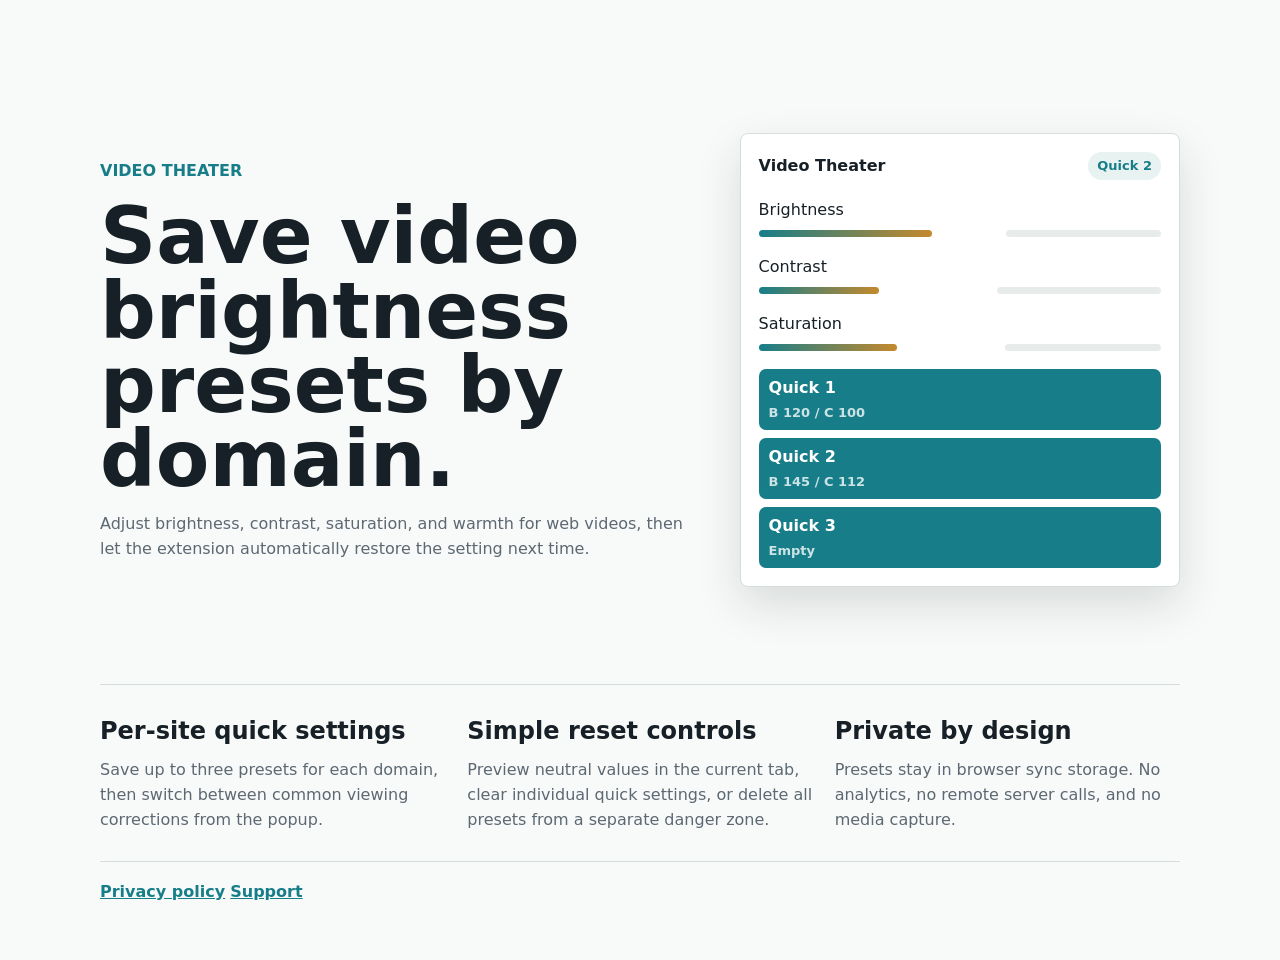
<file: docs/index.html>
<!doctype html>
<html lang="en">
  <head>
    <meta charset="utf-8">
    <meta name="viewport" content="width=device-width, initial-scale=1">
    <title>Video Theater</title>
    <link rel="stylesheet" href="assets/site.css">
  </head>
  <body>
    <main>
      <section class="hero">
        <div class="hero-copy">
          <p>Video Theater</p>
          <h1>Save video brightness presets by domain.</h1>
          <p>Adjust brightness, contrast, saturation, and warmth for web videos, then let the extension automatically restore the setting next time.</p>
        </div>
        <div class="preview" aria-label="Video Theater popup preview">
          <div class="preview-head">
            <strong>Video Theater</strong>
            <span>Quick 2</span>
          </div>
          <div class="slider"><span>Brightness</span><b style="width: 72%"></b></div>
          <div class="slider"><span>Contrast</span><b style="width: 52%"></b></div>
          <div class="slider"><span>Saturation</span><b style="width: 58%"></b></div>
          <div class="preview-actions">
            <button><strong>Quick 1</strong><span>B 120 / C 100</span></button>
            <button><strong>Quick 2</strong><span>B 145 / C 112</span></button>
            <button><strong>Quick 3</strong><span>Empty</span></button>
          </div>
        </div>
      </section>

      <section class="features">
        <article>
          <h2>Per-site quick settings</h2>
          <p>Save up to three presets for each domain, then switch between common viewing corrections from the popup.</p>
        </article>
        <article>
          <h2>Simple reset controls</h2>
          <p>Preview neutral values in the current tab, clear individual quick settings, or delete all presets from a separate danger zone.</p>
        </article>
        <article>
          <h2>Private by design</h2>
          <p>Presets stay in browser sync storage. No analytics, no remote server calls, and no media capture.</p>
        </article>
      </section>

      <footer>
        <a href="privacy.html">Privacy policy</a>
        <a href="support.html">Support</a>
      </footer>
    </main>
  </body>
</html>
</file>
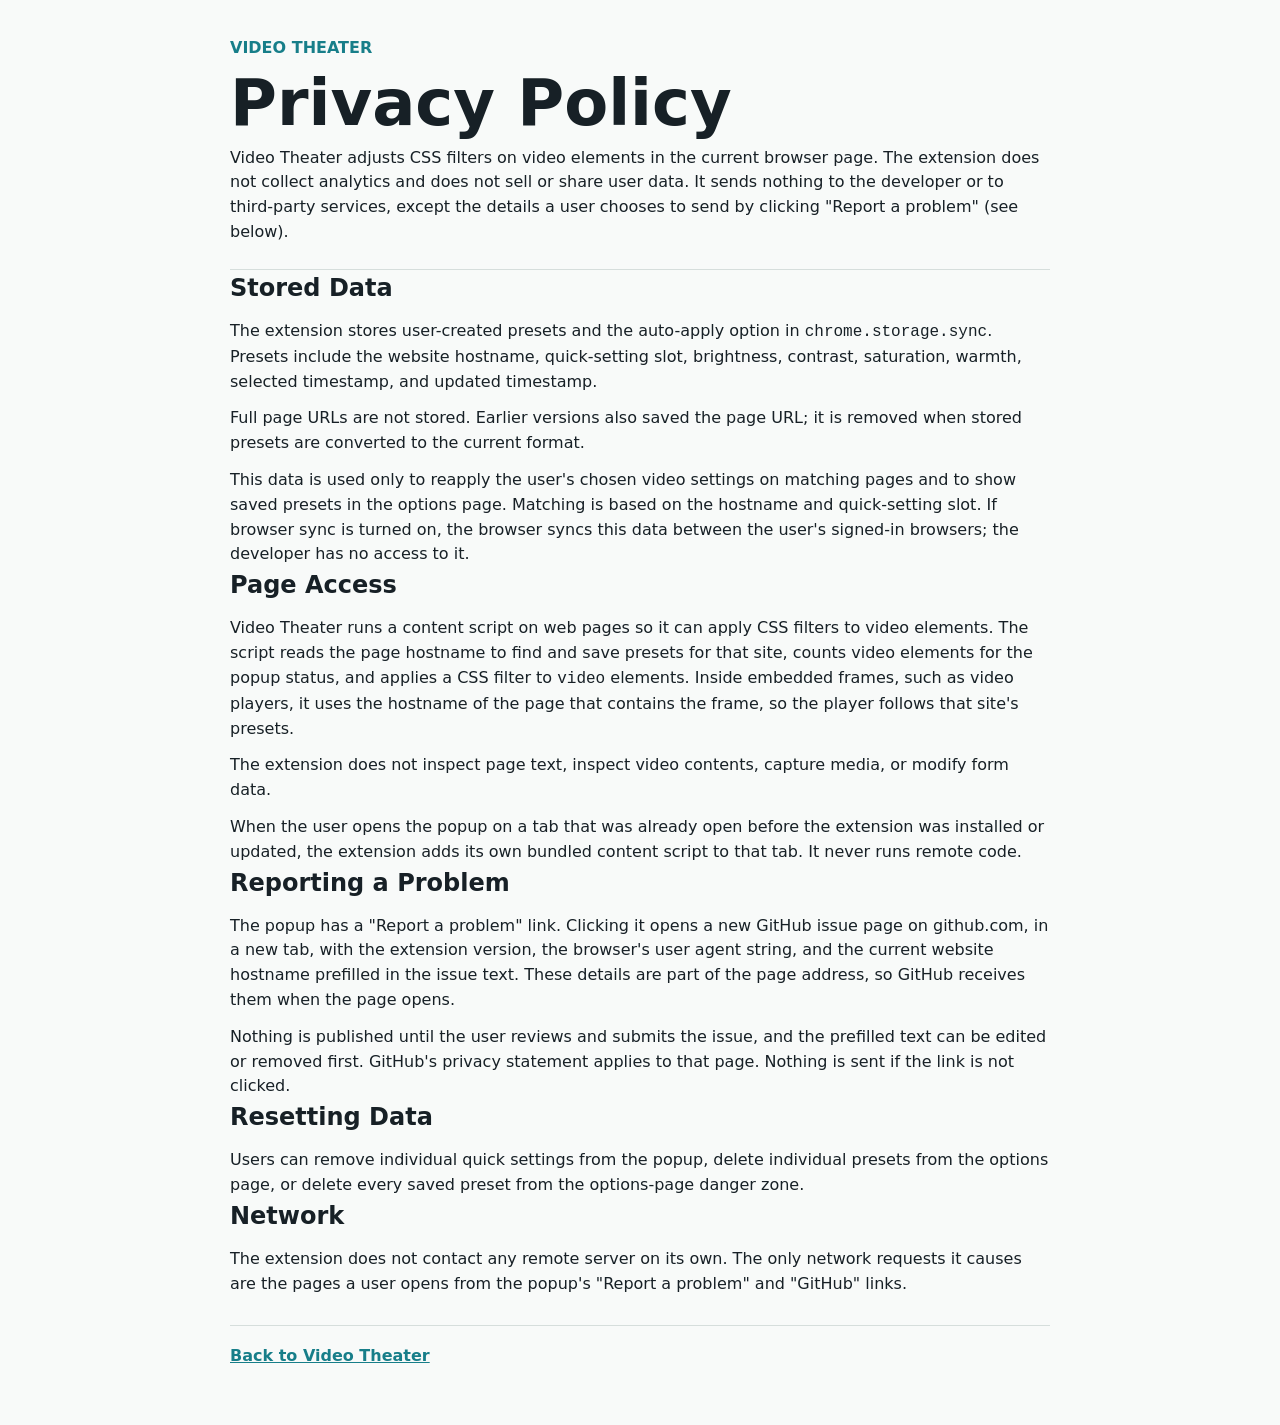
<file: docs/privacy.html>
<!doctype html>
<html lang="en">
  <head>
    <meta charset="utf-8">
    <meta name="viewport" content="width=device-width, initial-scale=1">
    <title>Video Theater Privacy Policy</title>
    <link rel="stylesheet" href="assets/site.css">
  </head>
  <body>
    <main class="policy">
      <header>
        <p>Video Theater</p>
        <h1>Privacy Policy</h1>
        <p>Video Theater adjusts CSS filters on video elements in the current browser page. The extension does not collect analytics and does not sell or share user data. It sends nothing to the developer or to third-party services, except the details a user chooses to send by clicking "Report a problem" (see below).</p>
      </header>

      <section>
        <h2>Stored Data</h2>
        <p>The extension stores user-created presets and the auto-apply option in <code>chrome.storage.sync</code>. Presets include the website hostname, quick-setting slot, brightness, contrast, saturation, warmth, selected timestamp, and updated timestamp.</p>
        <p>Full page URLs are not stored. Earlier versions also saved the page URL; it is removed when stored presets are converted to the current format.</p>
        <p>This data is used only to reapply the user's chosen video settings on matching pages and to show saved presets in the options page. Matching is based on the hostname and quick-setting slot. If browser sync is turned on, the browser syncs this data between the user's signed-in browsers; the developer has no access to it.</p>
      </section>

      <section>
        <h2>Page Access</h2>
        <p>Video Theater runs a content script on web pages so it can apply CSS filters to video elements. The script reads the page hostname to find and save presets for that site, counts video elements for the popup status, and applies a CSS filter to <code>video</code> elements. Inside embedded frames, such as video players, it uses the hostname of the page that contains the frame, so the player follows that site's presets.</p>
        <p>The extension does not inspect page text, inspect video contents, capture media, or modify form data.</p>
        <p>When the user opens the popup on a tab that was already open before the extension was installed or updated, the extension adds its own bundled content script to that tab. It never runs remote code.</p>
      </section>

      <section>
        <h2>Reporting a Problem</h2>
        <p>The popup has a "Report a problem" link. Clicking it opens a new GitHub issue page on github.com, in a new tab, with the extension version, the browser's user agent string, and the current website hostname prefilled in the issue text. These details are part of the page address, so GitHub receives them when the page opens.</p>
        <p>Nothing is published until the user reviews and submits the issue, and the prefilled text can be edited or removed first. GitHub's privacy statement applies to that page. Nothing is sent if the link is not clicked.</p>
      </section>

      <section>
        <h2>Resetting Data</h2>
        <p>Users can remove individual quick settings from the popup, delete individual presets from the options page, or delete every saved preset from the options-page danger zone.</p>
      </section>

      <section>
        <h2>Network</h2>
        <p>The extension does not contact any remote server on its own. The only network requests it causes are the pages a user opens from the popup's "Report a problem" and "GitHub" links.</p>
      </section>

      <footer>
        <a href="index.html">Back to Video Theater</a>
      </footer>
    </main>
  </body>
</html>
</file>
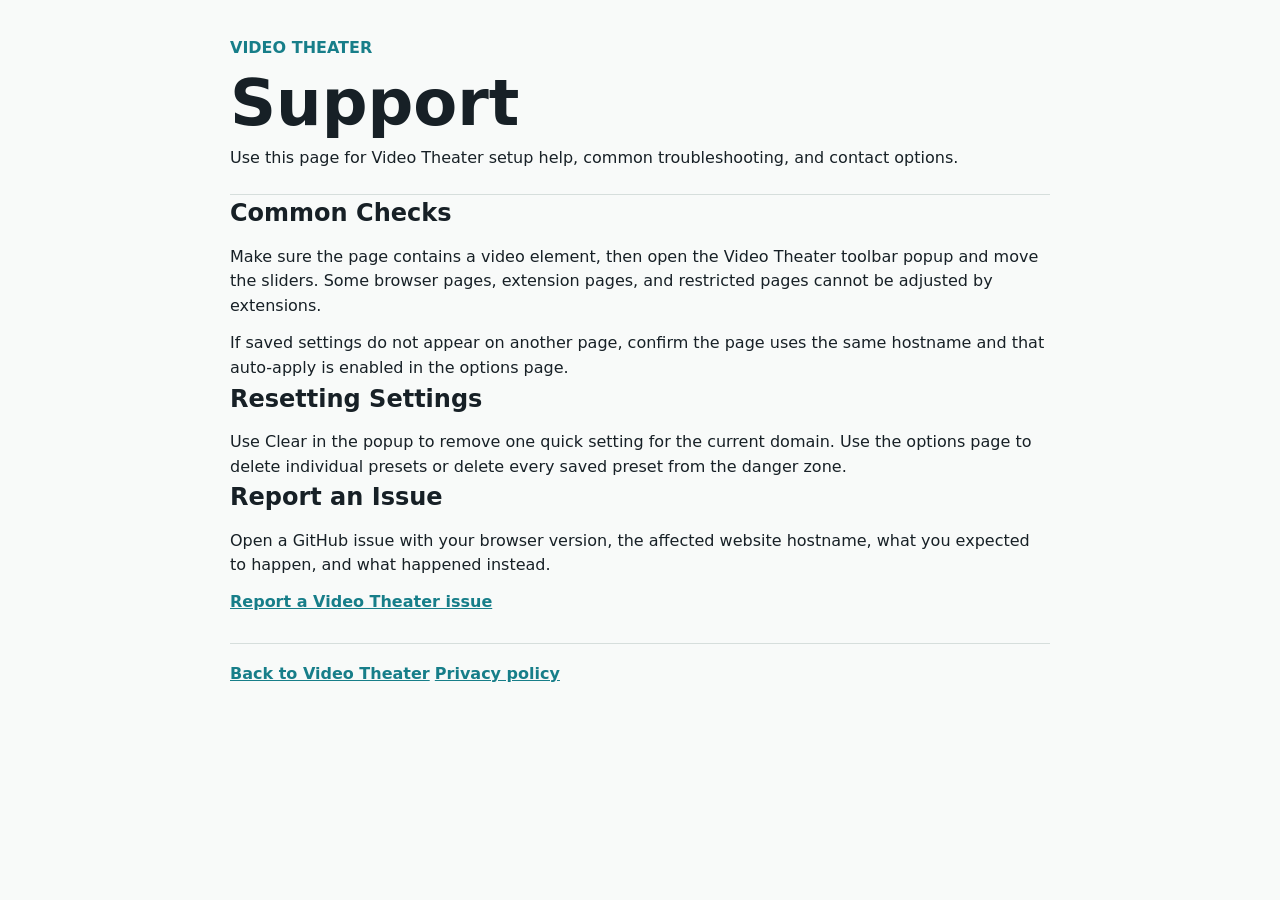
<file: docs/support.html>
<!doctype html>
<html lang="en">
  <head>
    <meta charset="utf-8">
    <meta name="viewport" content="width=device-width, initial-scale=1">
    <title>Video Theater Support</title>
    <link rel="stylesheet" href="assets/site.css">
  </head>
  <body>
    <main class="policy">
      <header>
        <p>Video Theater</p>
        <h1>Support</h1>
        <p>Use this page for Video Theater setup help, common troubleshooting, and contact options.</p>
      </header>

      <section>
        <h2>Common Checks</h2>
        <p>Make sure the page contains a video element, then open the Video Theater toolbar popup and move the sliders. Some browser pages, extension pages, and restricted pages cannot be adjusted by extensions.</p>
        <p>If saved settings do not appear on another page, confirm the page uses the same hostname and that auto-apply is enabled in the options page.</p>
      </section>

      <section>
        <h2>Resetting Settings</h2>
        <p>Use Clear in the popup to remove one quick setting for the current domain. Use the options page to delete individual presets or delete every saved preset from the danger zone.</p>
      </section>

      <section>
        <h2>Report an Issue</h2>
        <p>Open a GitHub issue with your browser version, the affected website hostname, what you expected to happen, and what happened instead.</p>
        <p><a href="https://github.com/Tokenyet/video_theater/issues/new">Report a Video Theater issue</a></p>
      </section>

      <footer>
        <a href="index.html">Back to Video Theater</a>
        <a href="privacy.html">Privacy policy</a>
      </footer>
    </main>
  </body>
</html>
</file>
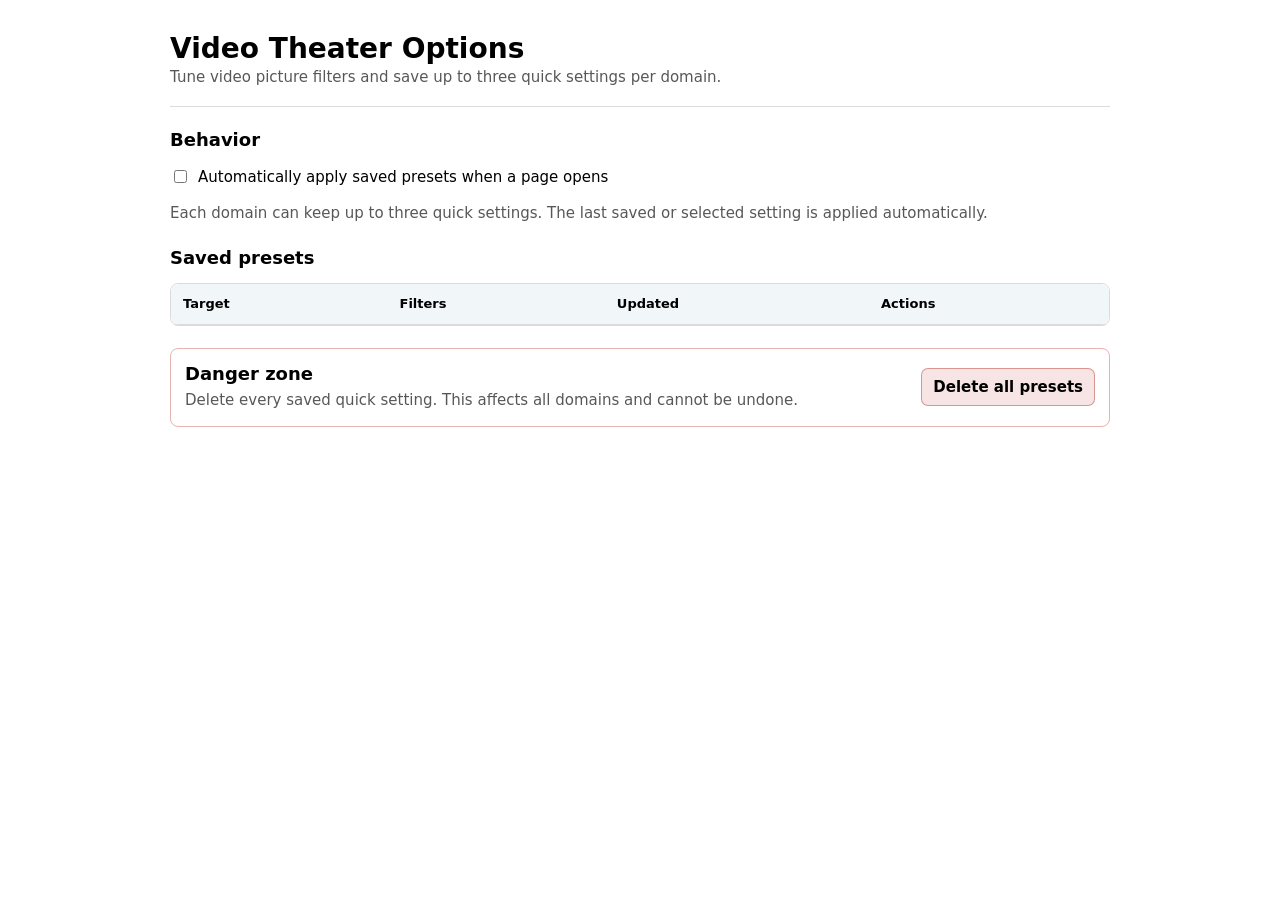
<file: options/options.html>
<!doctype html>
<html lang="en">
  <head>
    <meta charset="utf-8">
    <meta name="viewport" content="width=device-width, initial-scale=1">
    <title data-i18n="optionsTitle">Video Theater Options</title>
    <link rel="stylesheet" href="options.css">
  </head>
  <body>
    <main>
      <header class="page-header">
        <div>
          <h1 data-i18n="optionsTitle">Video Theater Options</h1>
          <p data-i18n="optionsDescription">Tune video picture filters and save up to three quick settings per domain.</p>
        </div>
      </header>

      <section>
        <h2 data-i18n="behaviorSection">Behavior</h2>
        <label class="check">
          <input id="autoApply" type="checkbox">
          <span data-i18n="autoApplyLabel">Automatically apply saved presets when a page opens</span>
        </label>
        <p class="hint" data-i18n="scopeHint">Each domain can keep up to three quick settings. The last saved or selected setting is applied automatically.</p>
      </section>

      <section>
        <div class="section-title">
          <h2 data-i18n="presetsSection">Saved presets</h2>
        </div>
        <div class="table-wrap">
          <table>
            <thead>
              <tr>
                <th data-i18n="presetTargetHeader">Target</th>
                <th data-i18n="presetFiltersHeader">Filters</th>
                <th data-i18n="presetUpdatedHeader">Updated</th>
                <th data-i18n="presetActionsHeader">Actions</th>
              </tr>
            </thead>
            <tbody id="presets"></tbody>
          </table>
        </div>
      </section>

      <section class="danger-zone">
        <div>
          <h2 data-i18n="dangerZoneSection">Danger zone</h2>
          <p data-i18n="resetAllDescription">Delete every saved quick setting. This affects all domains and cannot be undone.</p>
        </div>
        <button id="resetAll" type="button" class="danger" data-i18n="resetAllButton">Delete all presets</button>
      </section>

      <footer>
        <span id="status" role="status" aria-live="polite"></span>
      </footer>
    </main>
    <script src="../src/state.js"></script>
    <script src="options.js"></script>
  </body>
</html>
</file>
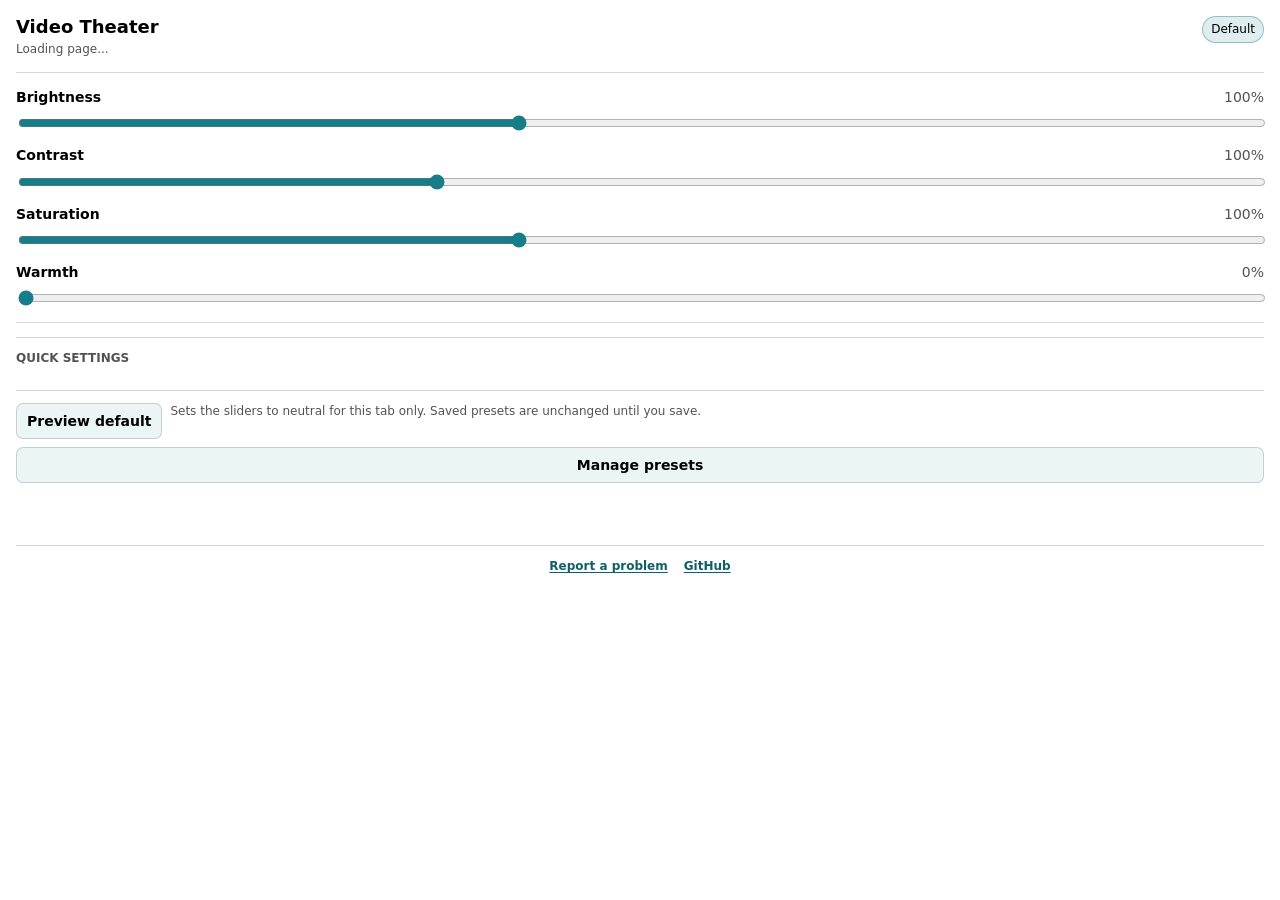
<file: popup/popup.html>
<!doctype html>
<html lang="en">
  <head>
    <meta charset="utf-8">
    <meta name="viewport" content="width=device-width, initial-scale=1">
    <title data-i18n="extensionName">Video Theater</title>
    <link rel="stylesheet" href="popup.css">
  </head>
  <body>
    <main>
      <header>
        <div>
          <h1 data-i18n="extensionName">Video Theater</h1>
          <p id="page-scope" data-i18n="loadingPage">Loading page...</p>
        </div>
        <span id="active-preset" class="badge" data-i18n="presetDefault">Default</span>
      </header>

      <section class="meters" aria-label="Video filters">
        <label>
          <span data-i18n="brightnessLabel">Brightness</span>
          <output id="brightnessValue">100%</output>
          <input id="brightness" type="range" min="0" max="250" step="1" value="100">
        </label>
        <label>
          <span data-i18n="contrastLabel">Contrast</span>
          <output id="contrastValue">100%</output>
          <input id="contrast" type="range" min="25" max="250" step="1" value="100">
        </label>
        <label>
          <span data-i18n="saturationLabel">Saturation</span>
          <output id="saturationValue">100%</output>
          <input id="saturation" type="range" min="0" max="250" step="1" value="100">
        </label>
        <label>
          <span data-i18n="warmthLabel">Warmth</span>
          <output id="warmthValue">0%</output>
          <input id="warmth" type="range" min="0" max="40" step="1" value="0">
        </label>
      </section>

      <section class="quick-presets" aria-label="Quick presets">
        <div class="section-label" data-i18n="quickPresetsSection">Quick settings</div>
        <div id="preset-slots" class="preset-slots"></div>
      </section>

      <section class="quick-resets" aria-label="Reset actions">
        <div class="action-row">
          <button id="reset-filters" type="button" class="secondary" data-i18n="resetFiltersButton">Preview default</button>
          <p data-i18n="resetFiltersHint">Sets the sliders to neutral for this tab only. Saved presets are unchanged until you save.</p>
        </div>
        <button id="open-options" type="button" class="secondary wide" data-i18n="manageButton">Manage presets</button>
      </section>

      <p id="video-count" class="hint"></p>
      <p id="status" class="status" role="status" aria-live="polite"></p>
      <button id="retry" type="button" class="secondary wide" data-i18n="retryButton" hidden>Try again</button>

      <nav class="resource-links" aria-label="Support">
        <a id="report-issue" href="https://github.com/Tokenyet/video_theater/issues/new" target="_blank" rel="noreferrer" data-i18n="reportIssueLink">Report a problem</a>
        <a href="https://github.com/Tokenyet/video_theater" target="_blank" rel="noreferrer" data-i18n="githubLink">GitHub</a>
      </nav>
    </main>
    <script src="popup.js"></script>
  </body>
</html>
</file>
<file: docs/assets/site.css>
:root {
  color-scheme: light dark;
  --accent: #177e89;
  --ink: #172026;
  --muted: #5d6872;
  --paper: #f8faf9;
  --line: #d6dedc;
  --gold: #c4892d;
}

* {
  box-sizing: border-box;
}

body {
  background: var(--paper);
  color: var(--ink);
  font: 16px/1.55 system-ui, -apple-system, BlinkMacSystemFont, "Segoe UI", sans-serif;
  margin: 0;
}

main {
  margin-inline: auto;
  max-width: 1120px;
  padding: 36px 20px 56px;
}

.hero {
  align-items: center;
  display: grid;
  gap: 34px;
  grid-template-columns: minmax(0, 1.1fr) minmax(320px, 0.8fr);
  min-height: 72vh;
}

.hero-copy {
  display: grid;
  gap: 16px;
}

.hero-copy p:first-child {
  color: var(--accent);
  font-weight: 800;
  letter-spacing: 0;
  text-transform: uppercase;
}

h1,
h2,
p {
  margin: 0;
}

h1 {
  font-size: clamp(42px, 7vw, 78px);
  letter-spacing: 0;
  line-height: 0.95;
  max-width: 820px;
}

.hero-copy p:last-child,
.features p {
  color: var(--muted);
}

.preview {
  background: white;
  border: 1px solid var(--line);
  border-radius: 8px;
  box-shadow: 0 18px 45px rgba(23, 32, 38, 0.14);
  display: grid;
  gap: 18px;
  padding: 18px;
}

.preview-head {
  align-items: center;
  display: flex;
  justify-content: space-between;
}

.preview-head span {
  background: #e8f2f1;
  border-radius: 999px;
  color: var(--accent);
  font-size: 13px;
  font-weight: 700;
  padding: 4px 9px;
}

.slider {
  display: grid;
  gap: 7px;
}

.slider::after {
  background: #e7ecea;
  border-radius: 999px;
  content: "";
  grid-row: 2;
  height: 7px;
}

.slider b {
  background: linear-gradient(90deg, var(--accent), var(--gold));
  border-radius: 999px;
  display: block;
  grid-row: 2;
  height: 7px;
  z-index: 1;
}

.preview-actions {
  display: grid;
  gap: 8px;
}

button {
  background: var(--accent);
  border: 0;
  border-radius: 7px;
  color: white;
  display: grid;
  font: inherit;
  font-weight: 800;
  gap: 2px;
  justify-items: start;
  min-height: 44px;
  padding: 7px 10px;
}

button span {
  color: rgba(255, 255, 255, 0.78);
  font-size: 13px;
  font-weight: 650;
}

.features {
  border-top: 1px solid var(--line);
  display: grid;
  gap: 22px;
  grid-template-columns: repeat(3, minmax(0, 1fr));
  padding-top: 28px;
}

article {
  display: grid;
  gap: 8px;
}

footer {
  border-top: 1px solid var(--line);
  margin-top: 28px;
  padding-top: 18px;
}

a {
  color: var(--accent);
  font-weight: 700;
}

.policy {
  max-width: 860px;
}

.policy header,
.policy section {
  display: grid;
  gap: 12px;
}

.policy header {
  border-bottom: 1px solid var(--line);
  padding-bottom: 24px;
}

.policy header > p:first-child {
  color: var(--accent);
  font-weight: 800;
  letter-spacing: 0;
  text-transform: uppercase;
}

.policy h1 {
  font-size: clamp(38px, 6vw, 64px);
}

code {
  font-family: ui-monospace, SFMono-Regular, Consolas, "Liberation Mono", monospace;
}

@media (max-width: 760px) {
  .hero {
    grid-template-columns: 1fr;
    min-height: auto;
  }

  h1 {
    font-size: 42px;
  }

  .features {
    grid-template-columns: 1fr;
  }
}
</file>
<file: options/options.css>
:root {
  color-scheme: light dark;
  --accent: #177e89;
  --danger: #b3261e;
  --line: color-mix(in srgb, CanvasText 14%, transparent);
  --muted: color-mix(in srgb, CanvasText 66%, transparent);
  --surface: color-mix(in srgb, Canvas 94%, #177e89 6%);
}

* {
  box-sizing: border-box;
}

body {
  background: Canvas;
  color: CanvasText;
  font: 15px/1.5 system-ui, -apple-system, BlinkMacSystemFont, "Segoe UI", sans-serif;
  margin: 0;
}

main {
  display: grid;
  gap: 22px;
  margin-inline: auto;
  max-width: 980px;
  padding: 32px 20px 48px;
}

.page-header {
  border-bottom: 1px solid var(--line);
  padding-bottom: 18px;
}

h1,
h2,
p {
  margin: 0;
}

h1 {
  font-size: 28px;
  line-height: 1.2;
}

h2 {
  font-size: 18px;
  line-height: 1.25;
}

.page-header p,
.hint {
  color: var(--muted);
}

section {
  display: grid;
  gap: 14px;
}

label {
  align-items: center;
  display: grid;
  gap: 8px;
  max-width: 520px;
}

.check {
  grid-template-columns: auto minmax(0, 1fr);
}

select {
  background: Canvas;
  border: 1px solid var(--line);
  border-radius: 7px;
  color: CanvasText;
  font: inherit;
  min-height: 38px;
  padding: 6px 10px;
}

.section-title {
  align-items: center;
  display: flex;
  gap: 12px;
  justify-content: space-between;
}

.table-wrap {
  border: 1px solid var(--line);
  border-radius: 8px;
  overflow: auto;
}

table {
  border-collapse: collapse;
  min-width: 760px;
  width: 100%;
}

th,
td {
  border-bottom: 1px solid var(--line);
  padding: 10px 12px;
  text-align: left;
  vertical-align: top;
}

th {
  background: var(--surface);
  font-size: 13px;
}

td {
  font-size: 14px;
}

tbody tr:last-child td {
  border-bottom: 0;
}

.target {
  display: grid;
  gap: 3px;
}

.target strong {
  overflow-wrap: anywhere;
}

.target span,
.empty,
#status {
  color: var(--muted);
}

.danger-zone {
  align-items: center;
  border: 1px solid color-mix(in srgb, var(--danger) 34%, transparent);
  border-radius: 8px;
  display: grid;
  gap: 14px;
  grid-template-columns: minmax(0, 1fr) auto;
  padding: 14px;
}

.danger-zone p {
  color: var(--muted);
  margin-top: 4px;
}

button {
  background: var(--accent);
  border: 1px solid color-mix(in srgb, var(--accent) 72%, CanvasText);
  border-radius: 7px;
  color: white;
  cursor: pointer;
  font: inherit;
  font-weight: 700;
  min-height: 36px;
  padding: 7px 11px;
}

button.secondary {
  background: Canvas;
  border-color: var(--line);
  color: CanvasText;
}

button.danger {
  background: color-mix(in srgb, var(--danger) 12%, Canvas);
  border-color: color-mix(in srgb, var(--danger) 42%, transparent);
  color: CanvasText;
}

footer {
  min-height: 24px;
}

@media (max-width: 680px) {
  main {
    padding-inline: 14px;
  }

  .section-title {
    align-items: start;
    display: grid;
  }

  .danger-zone {
    align-items: start;
    grid-template-columns: 1fr;
  }
}
</file>
<file: popup/popup.css>
:root {
  color-scheme: light dark;
  --accent: #177e89;
  --accent-strong: #0f5f68;
  --danger: #b3261e;
  --line: color-mix(in srgb, CanvasText 16%, transparent);
  --muted: color-mix(in srgb, CanvasText 68%, transparent);
  --surface: color-mix(in srgb, Canvas 92%, #177e89 8%);
}

* {
  box-sizing: border-box;
}

body {
  background: Canvas;
  color: CanvasText;
  font: 14px/1.45 system-ui, -apple-system, BlinkMacSystemFont, "Segoe UI", sans-serif;
  margin: 0;
  min-width: 330px;
}

main {
  display: grid;
  gap: 14px;
  padding: 16px;
}

header {
  align-items: start;
  display: grid;
  gap: 12px;
  grid-template-columns: minmax(0, 1fr) auto;
}

h1 {
  font-size: 18px;
  line-height: 1.2;
  margin: 0 0 3px;
}

p {
  margin: 0;
}

#page-scope,
.hint {
  color: var(--muted);
  font-size: 12px;
}

.badge {
  background: color-mix(in srgb, var(--accent) 14%, Canvas);
  border: 1px solid color-mix(in srgb, var(--accent) 40%, transparent);
  border-radius: 999px;
  color: CanvasText;
  font-size: 12px;
  max-width: 120px;
  overflow: hidden;
  padding: 4px 8px;
  text-overflow: ellipsis;
  white-space: nowrap;
}

.meters {
  border-block: 1px solid var(--line);
  display: grid;
  gap: 12px;
  padding-block: 14px;
}

label {
  display: grid;
  gap: 6px;
  grid-template-columns: minmax(0, 1fr) auto;
}

label span {
  font-weight: 650;
}

output {
  color: var(--muted);
  font-variant-numeric: tabular-nums;
}

input[type="range"] {
  accent-color: var(--accent);
  grid-column: 1 / -1;
  width: 100%;
}

.quick-presets,
.quick-resets {
  display: grid;
  gap: 8px;
}

.quick-presets {
  border-top: 1px solid var(--line);
  padding-top: 12px;
}

.section-label {
  color: var(--muted);
  font-size: 12px;
  font-weight: 700;
  text-transform: uppercase;
}

.preset-slots {
  display: grid;
  gap: 8px;
}

.slot-row {
  display: grid;
  gap: 6px;
  grid-template-columns: minmax(0, 1fr) auto auto;
}

.slot-apply {
  align-items: center;
  background: var(--surface);
  border-color: var(--line);
  color: CanvasText;
  display: grid;
  gap: 1px;
  justify-items: start;
  min-height: 46px;
  min-width: 0;
  overflow: hidden;
  padding-block: 6px;
  text-align: left;
}

.slot-apply:hover {
  background: color-mix(in srgb, Canvas 82%, var(--accent) 18%);
}

.slot-apply.is-active {
  background: color-mix(in srgb, var(--accent) 18%, Canvas);
  border-color: color-mix(in srgb, var(--accent) 70%, CanvasText);
}

.slot-title,
.slot-summary {
  max-width: 100%;
  overflow: hidden;
  text-overflow: ellipsis;
  white-space: nowrap;
}

.slot-summary {
  color: var(--muted);
  font-size: 11px;
}

.quick-resets {
  border-top: 1px solid var(--line);
  padding-top: 12px;
}

.action-row {
  align-items: start;
  display: grid;
  gap: 8px;
  grid-template-columns: minmax(116px, auto) minmax(0, 1fr);
}

.action-row p {
  color: var(--muted);
  font-size: 12px;
  line-height: 1.35;
}

.wide {
  width: 100%;
}

button {
  background: var(--accent);
  border: 1px solid var(--accent-strong);
  border-radius: 7px;
  color: white;
  cursor: pointer;
  font: inherit;
  font-weight: 700;
  min-height: 36px;
  padding: 7px 10px;
}

button:hover {
  background: var(--accent-strong);
}

button.secondary {
  background: var(--surface);
  border-color: var(--line);
  color: CanvasText;
}

button.secondary:hover {
  background: color-mix(in srgb, Canvas 82%, var(--accent) 18%);
}

button.danger {
  background: color-mix(in srgb, var(--danger) 12%, Canvas);
  border-color: color-mix(in srgb, var(--danger) 40%, transparent);
  color: CanvasText;
}

button.danger:hover {
  background: color-mix(in srgb, var(--danger) 20%, Canvas);
}

button:disabled,
input:disabled {
  cursor: not-allowed;
  opacity: 0.55;
}

.status {
  color: var(--accent-strong);
  min-height: 20px;
}

.resource-links {
  border-top: 1px solid var(--line);
  display: flex;
  gap: 16px;
  justify-content: center;
  padding-top: 12px;
}

.resource-links a {
  color: var(--accent-strong);
  font-size: 12px;
  font-weight: 700;
  text-underline-offset: 2px;
}
</file>
